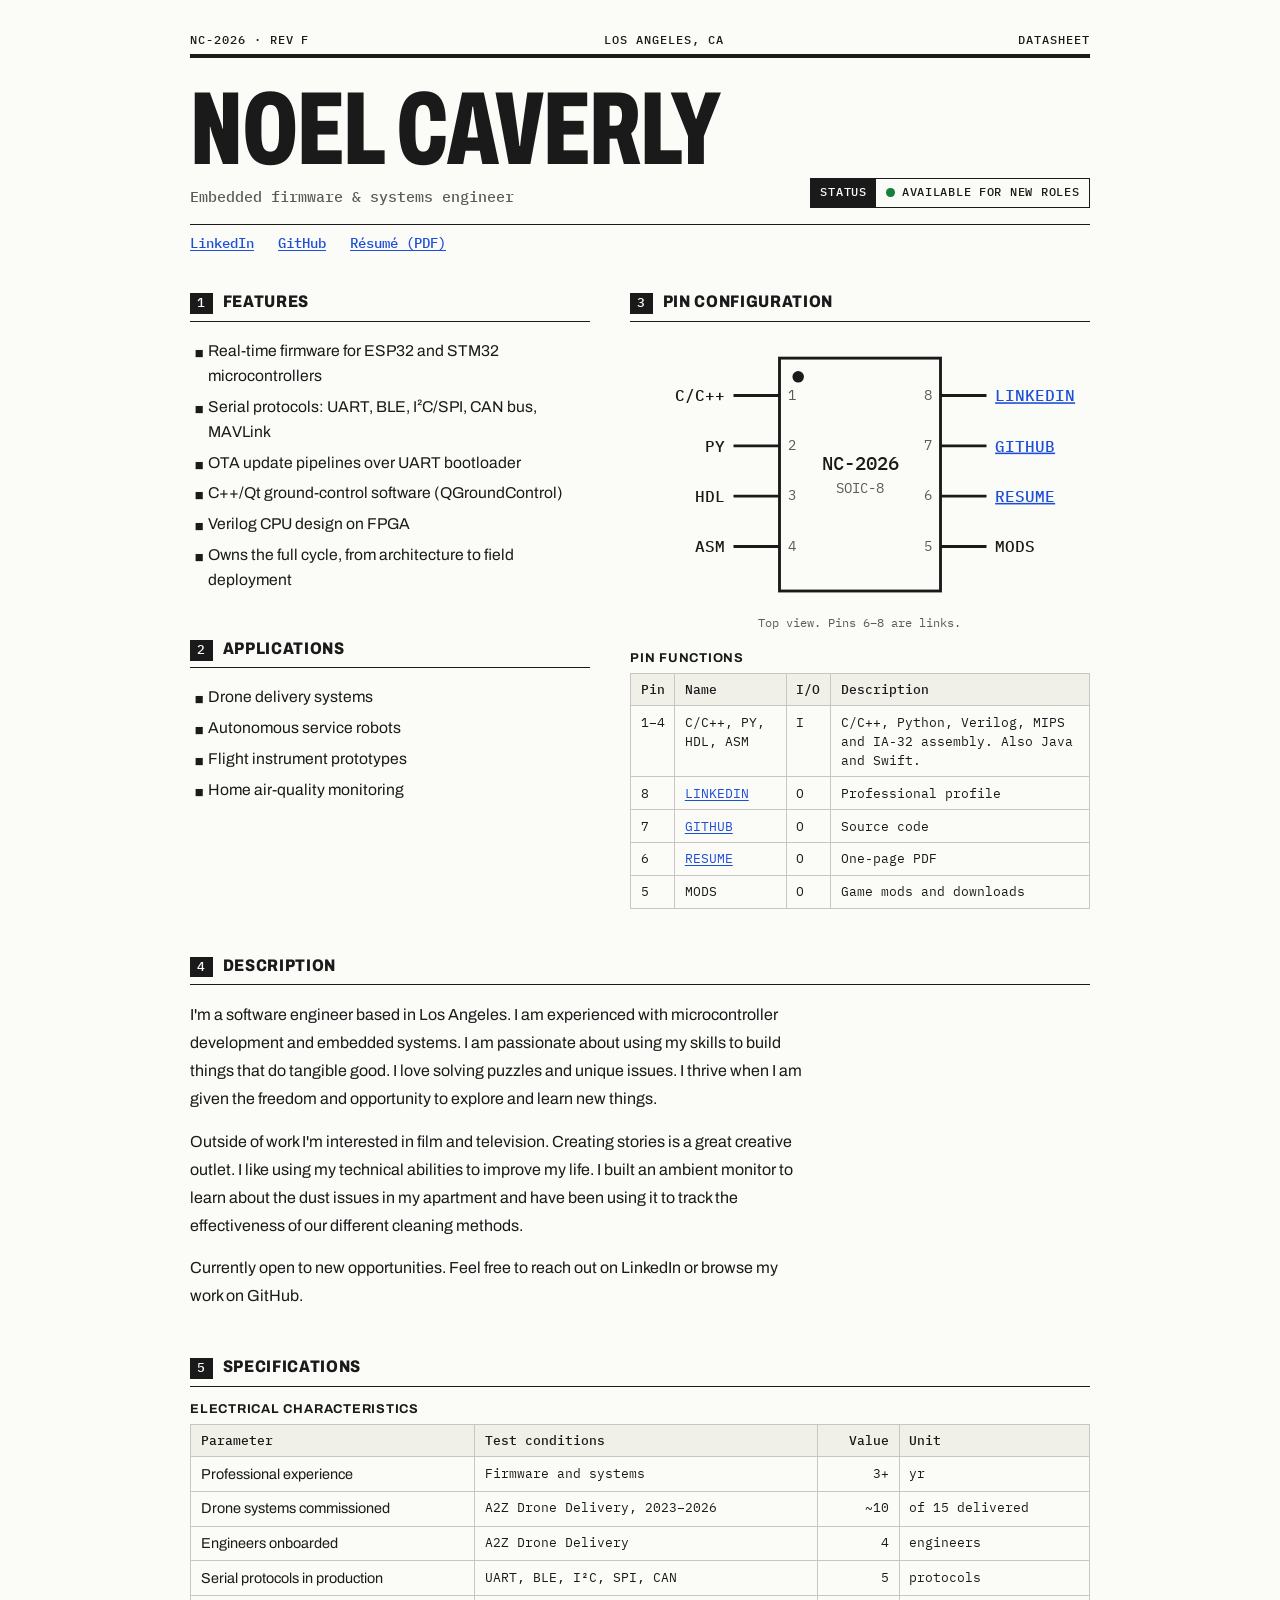
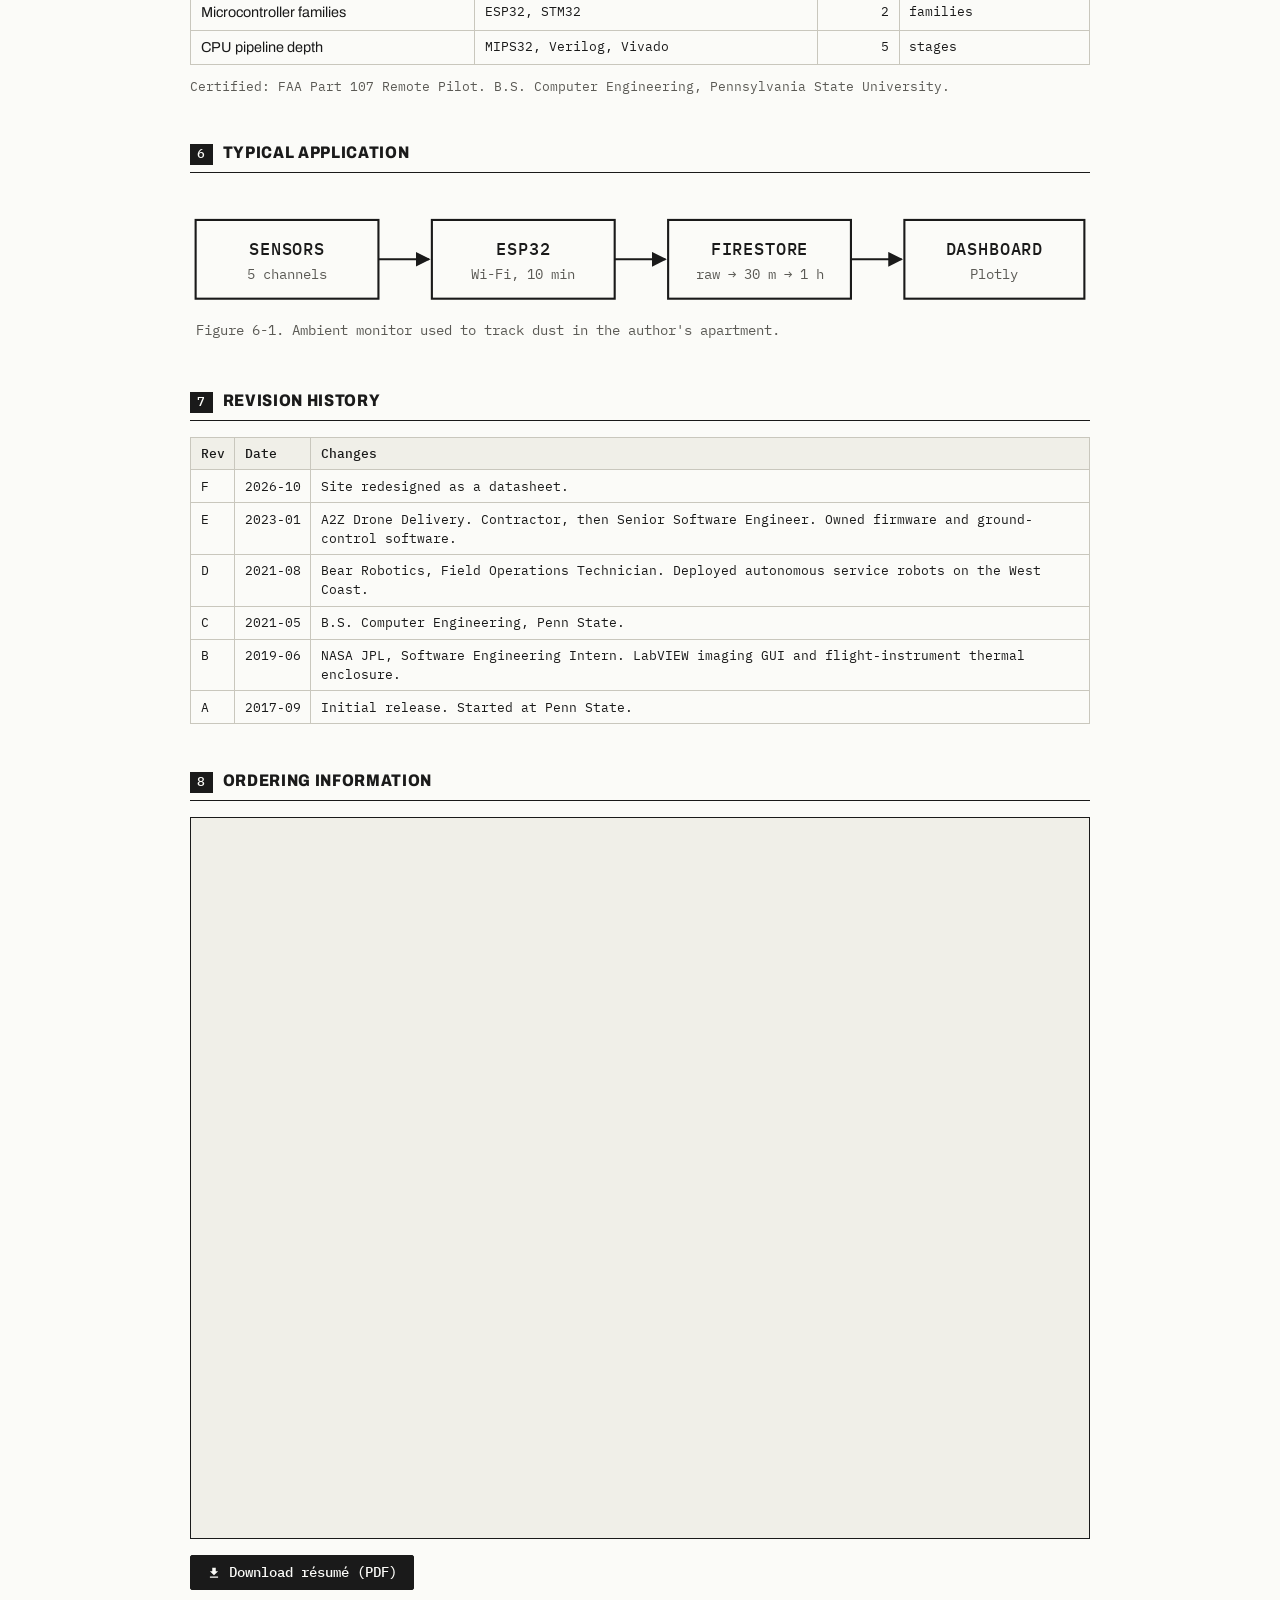
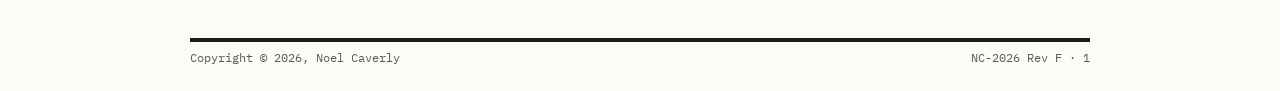
<file: index.html>
<!DOCTYPE html>
<html lang="en">
<head>
  <meta charset="UTF-8" />
  <meta name="viewport" content="width=device-width, initial-scale=1.0" />
  <title>Noel Caverly</title>
  <meta name="description" content="Noel Caverly: embedded firmware and systems engineer in Los Angeles." />
  <link rel="preconnect" href="https://fonts.googleapis.com" />
  <link rel="preconnect" href="https://fonts.gstatic.com" crossorigin />
  <link href="https://fonts.googleapis.com/css2?family=Archivo:wdth,wght@62..125,400..800&family=IBM+Plex+Mono:wght@400;500&display=swap" rel="stylesheet" />
  <link rel="stylesheet" href="/assets/style.css" />
</head>
<body>
<div class="sheet">

  <!-- ── Datasheet header bar ── -->
  <div class="ds-bar">
    <span>NC-2026 &middot; Rev F</span>
    <span>Los Angeles, CA</span>
    <span>Datasheet</span>
  </div>

  <!-- ── Title block ── -->
  <header class="ds-title-block">
    <div>
      <h1 class="ds-title">Noel Caverly</h1>
      <p class="ds-sub">Embedded firmware &amp; systems engineer</p>
    </div>
    <dl class="ds-status">
      <dt>Status</dt>
      <dd><span class="status-dot" aria-hidden="true"></span>Available for new roles</dd>
    </dl>
  </header>

  <nav class="ds-quicklinks" aria-label="Links">
    <a href="https://linkedin.com/in/noelcaverly" target="_blank" rel="noopener">LinkedIn</a>
    <a href="https://github.com/NoelCav" target="_blank" rel="noopener">GitHub</a>
    <a href="/assets/resume.pdf" download>Résumé (PDF)</a>
  </nav>

  <main>

    <div class="ds-cols">
      <div class="ds-stack">
        <!-- ── 1 Features ── -->
        <section>
          <h2 class="ds-h"><span>1</span>Features</h2>
          <ul class="ds-list">
            <li>Real-time firmware for ESP32 and STM32 microcontrollers</li>
            <li>Serial protocols: UART, BLE, I&sup2;C/SPI, CAN bus, MAVLink</li>
            <li>OTA update pipelines over UART bootloader</li>
            <li>C++/Qt ground-control software (QGroundControl)</li>
            <li>Verilog CPU design on FPGA</li>
            <li>Owns the full cycle, from architecture to field deployment</li>
          </ul>
        </section>

        <!-- ── 2 Applications ── -->
        <section>
          <h2 class="ds-h"><span>2</span>Applications</h2>
          <ul class="ds-list">
            <li>Drone delivery systems</li>
            <li>Autonomous service robots</li>
            <li>Flight instrument prototypes</li>
            <li>Home air-quality monitoring</li>
          </ul>
        </section>
      </div>

      <!-- ── 3 Pin configuration ── -->
      <section>
        <h2 class="ds-h"><span>3</span>Pin Configuration</h2>
        <figure class="pinout">
          <svg viewBox="0 0 320 190" role="img" aria-labelledby="pinout-title">
            <title id="pinout-title">Pinout of the NC-2026. Inputs: C/C++, Python, Verilog, Assembly. Outputs: LinkedIn, GitHub, Résumé, Mods.</title>
            <g class="pin-lines">
              <line x1="72" y1="40" x2="104" y2="40"/><line x1="72" y1="75" x2="104" y2="75"/>
              <line x1="72" y1="110" x2="104" y2="110"/><line x1="72" y1="145" x2="104" y2="145"/>
              <line x1="216" y1="40" x2="248" y2="40"/><line x1="216" y1="75" x2="248" y2="75"/>
              <line x1="216" y1="110" x2="248" y2="110"/><line x1="216" y1="145" x2="248" y2="145"/>
            </g>
            <rect class="chip" x="104" y="14" width="112" height="162"/>
            <circle class="chip-dot" cx="117" cy="27" r="4"/>
            <text class="chip-label" x="160" y="92" text-anchor="middle">NC-2026</text>
            <text class="chip-pkg" x="160" y="108" text-anchor="middle">SOIC-8</text>
            <g class="pin-num">
              <text x="110" y="43">1</text><text x="110" y="78">2</text><text x="110" y="113">3</text><text x="110" y="148">4</text>
              <text x="210" y="148" text-anchor="end">5</text><text x="210" y="113" text-anchor="end">6</text>
              <text x="210" y="78" text-anchor="end">7</text><text x="210" y="43" text-anchor="end">8</text>
            </g>
            <g class="pin-name">
              <text x="66" y="44" text-anchor="end">C/C++</text><text x="66" y="79" text-anchor="end">PY</text>
              <text x="66" y="114" text-anchor="end">HDL</text><text x="66" y="149" text-anchor="end">ASM</text>
            </g>
            <g class="pin-link">
              <a href="https://linkedin.com/in/noelcaverly" target="_blank" rel="noopener"><text x="254" y="44">LINKEDIN</text></a>
              <a href="https://github.com/NoelCav" target="_blank" rel="noopener"><text x="254" y="79">GITHUB</text></a>
              <a href="/assets/resume.pdf" download><text x="254" y="114">RESUME</text></a>
            </g>
            <g class="pin-name">
              <text x="254" y="149">MODS</text>
            </g>
          </svg>
          <figcaption>Top view. Pins 6&ndash;8 are links.</figcaption>
        </figure>

        <div class="ds-table-wrap">
          <table class="ds-table">
            <caption>Pin Functions</caption>
            <thead><tr><th>Pin</th><th>Name</th><th>I/O</th><th>Description</th></tr></thead>
            <tbody>
              <tr><td>1&ndash;4</td><td>C/C++, PY, HDL, ASM</td><td>I</td><td>C/C++, Python, Verilog, MIPS and IA-32 assembly. Also Java and Swift.</td></tr>
              <tr><td>8</td><td><a href="https://linkedin.com/in/noelcaverly" target="_blank" rel="noopener">LINKEDIN</a></td><td>O</td><td>Professional profile</td></tr>
              <tr><td>7</td><td><a href="https://github.com/NoelCav" target="_blank" rel="noopener">GITHUB</a></td><td>O</td><td>Source code</td></tr>
              <tr><td>6</td><td><a href="/assets/resume.pdf" download>RESUME</a></td><td>O</td><td>One-page PDF</td></tr>
              <tr><td>5</td><td>MODS</td><td>O</td><td>Game mods and downloads</td></tr>
            </tbody>
          </table>
        </div>
      </section>
    </div>

    <!-- ── 4 Description ── -->
    <section>
      <h2 class="ds-h"><span>4</span>Description</h2>
      <div class="ds-prose">
        <!-- EDIT BLURB HERE -->
        <p>
          I'm a software engineer based in Los Angeles. I am experienced with microcontroller
          development and embedded systems. I am passionate about using my skills to build things
          that do tangible good. I love solving puzzles and unique issues. I thrive when I am
          given the freedom and opportunity to explore and learn new things.
        </p>
        <p>
          Outside of work I'm interested in film and television. Creating stories is a great creative outlet.
          I like using my technical abilities to improve my life. I built an ambient monitor to learn
          about the dust issues in my apartment and have been using it to track the effectiveness of our different
          cleaning methods.
        </p>
        <p>
          Currently open to new opportunities. Feel free to reach out
          on LinkedIn or browse my work on GitHub.
        </p>
        <!-- END BLURB -->
      </div>
    </section>

    <!-- ── 5 Specifications ── -->
    <section>
      <h2 class="ds-h"><span>5</span>Specifications</h2>
      <div class="ds-table-wrap">
        <table class="ds-table ds-specs">
          <caption>Electrical Characteristics</caption>
          <thead><tr><th>Parameter</th><th>Test conditions</th><th class="num">Value</th><th>Unit</th></tr></thead>
          <tbody>
            <tr><td>Professional experience</td><td>Firmware and systems</td><td class="num">3+</td><td>yr</td></tr>
            <tr><td>Drone systems commissioned</td><td>A2Z Drone Delivery, 2023&ndash;2026</td><td class="num">~10</td><td>of 15 delivered</td></tr>
            <tr><td>Engineers onboarded</td><td>A2Z Drone Delivery</td><td class="num">4</td><td>engineers</td></tr>
            <tr><td>Serial protocols in production</td><td>UART, BLE, I&sup2;C, SPI, CAN</td><td class="num">5</td><td>protocols</td></tr>
            <tr><td>Microcontroller families</td><td>ESP32, STM32</td><td class="num">2</td><td>families</td></tr>
            <tr><td>CPU pipeline depth</td><td>MIPS32, Verilog, Vivado</td><td class="num">5</td><td>stages</td></tr>
          </tbody>
        </table>
      </div>
      <p class="ds-note">Certified: FAA Part 107 Remote Pilot. B.S. Computer Engineering, Pennsylvania State University.</p>
    </section>

    <!-- ── 6 Typical application ── -->
    <section>
      <h2 class="ds-h"><span>6</span>Typical Application</h2>
      <figure class="block-diagram">
        <svg viewBox="0 0 640 110" role="img" aria-labelledby="bd-title">
          <title id="bd-title">Ambient monitor signal chain: sensors feed an ESP32, which writes to Firestore, which feeds a web dashboard.</title>
          <defs>
            <marker id="arrow" viewBox="0 0 10 10" refX="9" refY="5" markerWidth="7" markerHeight="7" orient="auto-start-reverse">
              <path class="bd-arrowhead" d="M0,0 L10,5 L0,10 z"/>
            </marker>
          </defs>
          <g class="bd-box">
            <rect x="4" y="22" width="130" height="56"/><rect x="172" y="22" width="130" height="56"/>
            <rect x="340" y="22" width="130" height="56"/><rect x="508" y="22" width="128" height="56"/>
          </g>
          <g class="bd-wire">
            <line x1="134" y1="50" x2="170" y2="50" marker-end="url(#arrow)"/>
            <line x1="302" y1="50" x2="338" y2="50" marker-end="url(#arrow)"/>
            <line x1="470" y1="50" x2="506" y2="50" marker-end="url(#arrow)"/>
          </g>
          <g class="bd-label" text-anchor="middle">
            <text x="69" y="47">SENSORS</text><text x="237" y="47">ESP32</text>
            <text x="405" y="47">FIRESTORE</text><text x="572" y="47">DASHBOARD</text>
          </g>
          <g class="bd-sub" text-anchor="middle">
            <text x="69" y="64">5 channels</text><text x="237" y="64">Wi-Fi, 10 min</text>
            <text x="405" y="64">raw → 30 m → 1 h</text><text x="572" y="64">Plotly</text>
          </g>
          <text class="bd-sub" x="4" y="104">Figure 6-1. Ambient monitor used to track dust in the author's apartment.</text>
        </svg>
      </figure>
    </section>

    <!-- ── 7 Revision history ── -->
    <section>
      <h2 class="ds-h"><span>7</span>Revision History</h2>
      <div class="ds-table-wrap">
        <table class="ds-table ds-revs">
          <thead><tr><th>Rev</th><th>Date</th><th>Changes</th></tr></thead>
          <tbody>
            <tr><td>F</td><td>2026-10</td><td>Site redesigned as a datasheet.</td></tr>
            <tr><td>E</td><td>2023-01</td><td>A2Z Drone Delivery. Contractor, then Senior Software Engineer. Owned firmware and ground-control software.</td></tr>
            <tr><td>D</td><td>2021-08</td><td>Bear Robotics, Field Operations Technician. Deployed autonomous service robots on the West Coast.</td></tr>
            <tr><td>C</td><td>2021-05</td><td>B.S. Computer Engineering, Penn State.</td></tr>
            <tr><td>B</td><td>2019-06</td><td>NASA JPL, Software Engineering Intern. LabVIEW imaging GUI and flight-instrument thermal enclosure.</td></tr>
            <tr><td>A</td><td>2017-09</td><td>Initial release. Started at Penn State.</td></tr>
          </tbody>
        </table>
      </div>
    </section>

    <!-- ── 8 Ordering information ── -->
    <section>
      <h2 class="ds-h"><span>8</span>Ordering Information</h2>
      <div class="resume-frame">
        <iframe src="/assets/resume.pdf" title="Noel Caverly résumé"></iframe>
      </div>
      <a class="ds-btn" href="/assets/resume.pdf" download>
        <svg width="14" height="14" viewBox="0 0 24 24" fill="currentColor" aria-hidden="true"><path d="M5 20h14v-2H5m14-9h-4V3H9v6H5l7 7 7-7Z"/></svg>
        Download résumé (PDF)
      </a>
    </section>

  </main>

  <!-- ── Footer ── -->
  <footer class="ds-footer">
    <span>Copyright &copy; 2026, Noel Caverly</span>
    <span>NC-2026 Rev F &middot; 1</span>
  </footer>

</div>
</body>
</html>
</file>
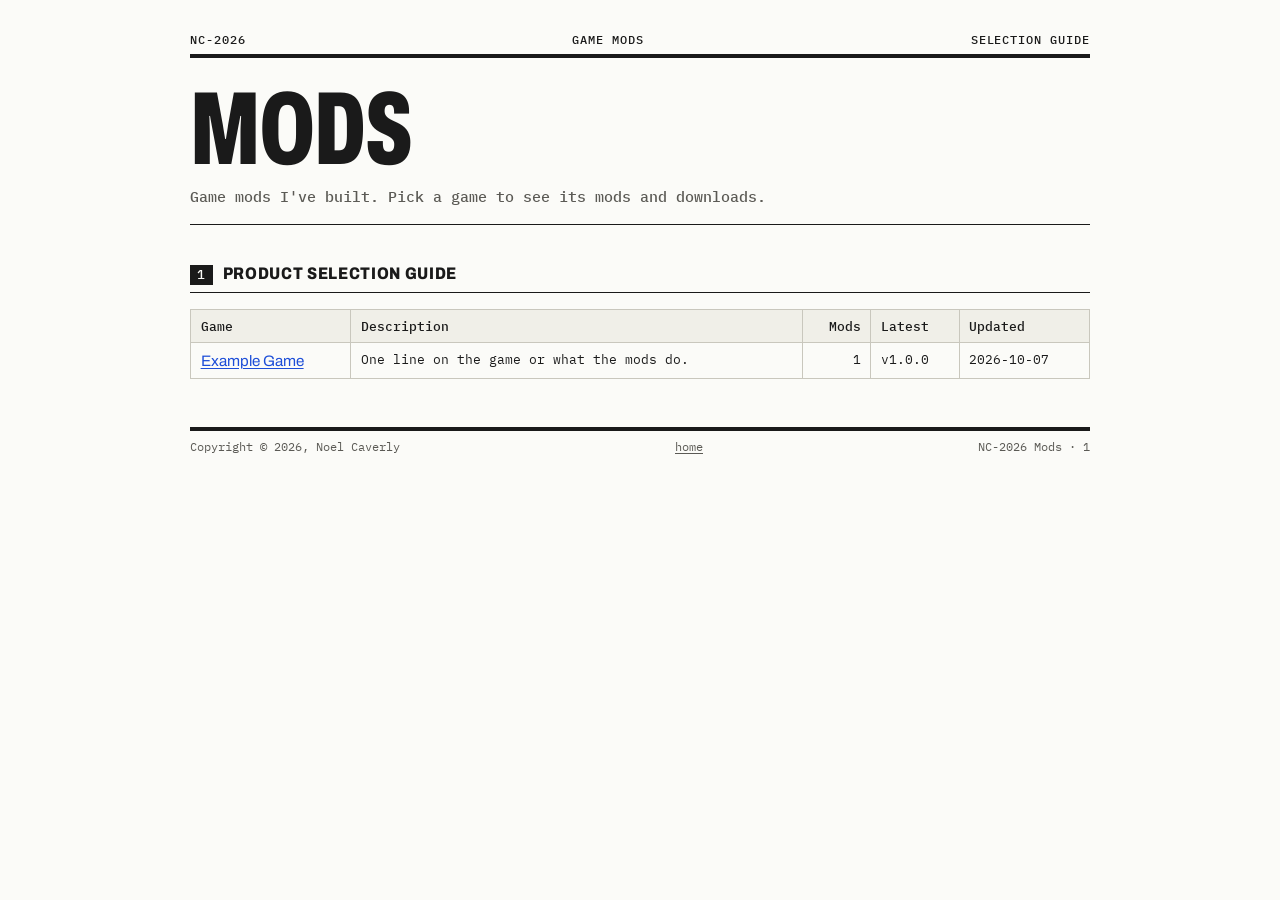
<file: mods/index.html>
<!DOCTYPE html>
<html lang="en">
<head>
  <meta charset="UTF-8" />
  <meta name="viewport" content="width=device-width, initial-scale=1.0" />
  <title>Mods — Noel Caverly</title>
  <link rel="preconnect" href="https://fonts.googleapis.com" />
  <link rel="preconnect" href="https://fonts.gstatic.com" crossorigin />
  <link href="https://fonts.googleapis.com/css2?family=Archivo:wdth,wght@62..125,400..800&family=IBM+Plex+Mono:wght@400;500&display=swap" rel="stylesheet" />
  <link rel="stylesheet" href="/assets/style.css" />
</head>
<body>
<div class="sheet">

  <div class="ds-bar">
    <a href="/">NC-2026</a>
    <span>Game Mods</span>
    <span>Selection Guide</span>
  </div>

  <header class="ds-title-block">
    <div>
      <h1 class="ds-title">Mods</h1>
      <p class="ds-sub">Game mods I've built. Pick a game to see its mods and downloads.</p>
    </div>
  </header>

  <main class="ds-main-top">

    <section>
      <h2 class="ds-h"><span>1</span>Product Selection Guide</h2>
      <!-- One <tr> per game. Each links to /mods/<game-slug>/,
           which is a copy of mods/example-game/index.html. -->
      <div class="ds-table-wrap">
        <table class="ds-table ds-select">
          <thead><tr><th>Game</th><th>Description</th><th class="num">Mods</th><th>Latest</th><th>Updated</th></tr></thead>
          <tbody>
            <tr>
              <td><a href="/mods/example-game/">Example Game</a></td>
              <td>One line on the game or what the mods do.</td>
              <td class="num">1</td>
              <td>v1.0.0</td>
              <td>2026-10-07</td>
            </tr>
          </tbody>
        </table>
      </div>
    </section>

  </main>

  <footer class="ds-footer">
    <span>Copyright &copy; 2026, Noel Caverly</span>
    <a href="/">home</a>
    <span>NC-2026 Mods &middot; 1</span>
  </footer>

</div>
</body>
</html>
</file>
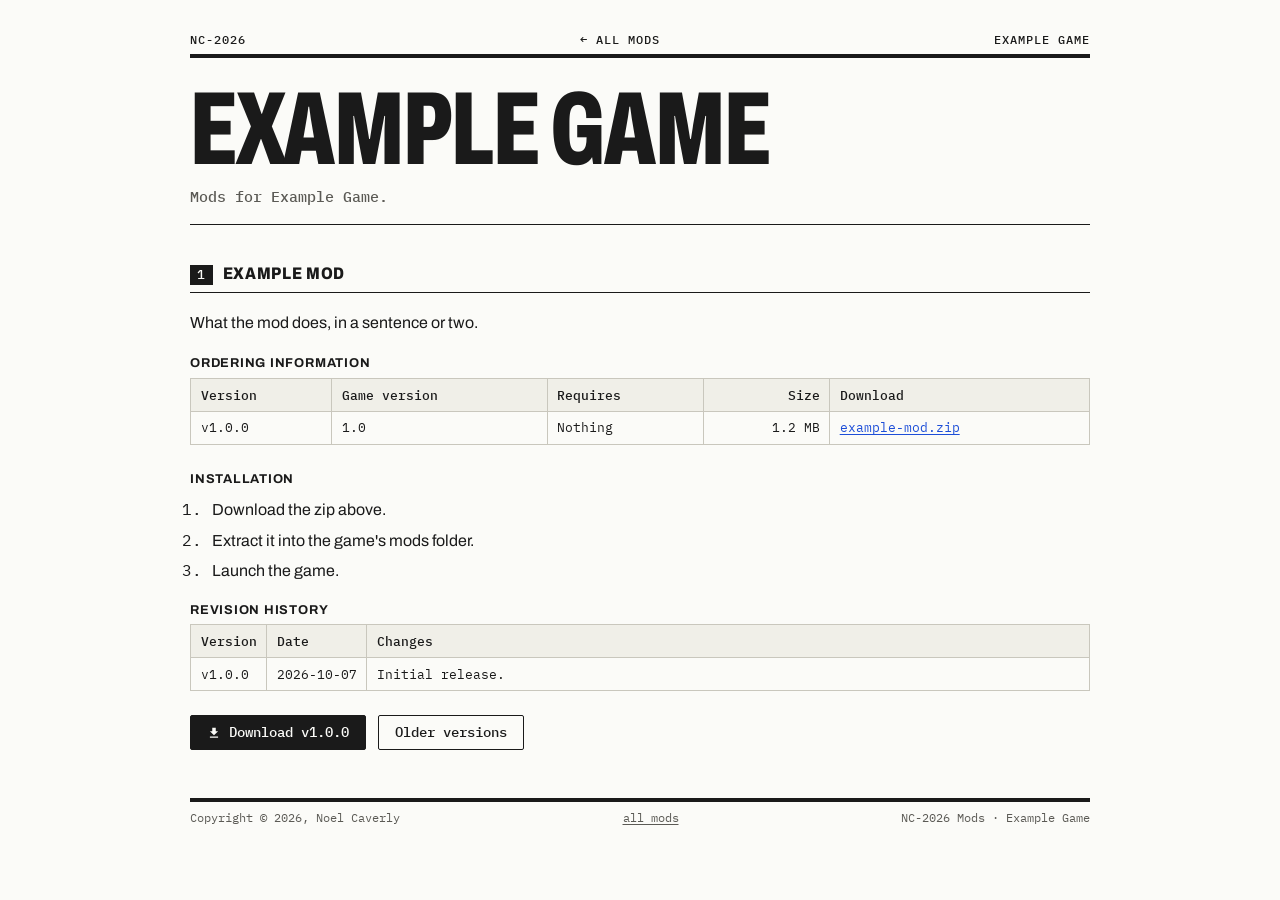
<file: mods/example-game/index.html>
<!DOCTYPE html>
<html lang="en">
<head>
  <meta charset="UTF-8" />
  <meta name="viewport" content="width=device-width, initial-scale=1.0" />
  <title>Example Game Mods — Noel Caverly</title>
  <link rel="preconnect" href="https://fonts.googleapis.com" />
  <link rel="preconnect" href="https://fonts.gstatic.com" crossorigin />
  <link href="https://fonts.googleapis.com/css2?family=Archivo:wdth,wght@62..125,400..800&family=IBM+Plex+Mono:wght@400;500&display=swap" rel="stylesheet" />
  <link rel="stylesheet" href="/assets/style.css" />
</head>
<body>
<div class="sheet">

  <div class="ds-bar">
    <a href="/">NC-2026</a>
    <a href="/mods/">&larr; All mods</a>
    <span>Example Game</span>
  </div>

  <header class="ds-title-block">
    <div>
      <h1 class="ds-title">Example Game</h1>
      <p class="ds-sub">Mods for Example Game.</p>
    </div>
  </header>

  <main class="ds-main-top">

    <!-- ── Mod entry ──
         Copy one <section> per mod and bump the section number.
         Host the files on GitHub Releases (not in this repo) and paste the
         release asset URL into the download links:
         https://github.com/NoelCav/<mods-repo>/releases/download/<tag>/<file> -->
    <section>
      <h2 class="ds-h"><span>1</span>Example Mod</h2>
      <div class="ds-prose">
        <p>What the mod does, in a sentence or two.</p>
      </div>

      <div class="ds-table-wrap ds-gap">
        <table class="ds-table">
          <caption>Ordering Information</caption>
          <thead><tr><th>Version</th><th>Game version</th><th>Requires</th><th class="num">Size</th><th>Download</th></tr></thead>
          <tbody>
            <tr>
              <td>v1.0.0</td><td>1.0</td><td>Nothing</td><td class="num">1.2 MB</td>
              <td><a href="https://github.com/NoelCav/MODS-REPO/releases/download/v1.0.0/example-mod.zip">example-mod.zip</a></td>
            </tr>
          </tbody>
        </table>
      </div>

      <h3 class="ds-h3">Installation</h3>
      <ol class="ds-steps">
        <li>Download the zip above.</li>
        <li>Extract it into the game's mods folder.</li>
        <li>Launch the game.</li>
      </ol>

      <div class="ds-table-wrap ds-gap">
        <table class="ds-table ds-revs">
          <caption>Revision History</caption>
          <thead><tr><th>Version</th><th>Date</th><th>Changes</th></tr></thead>
          <tbody>
            <tr><td>v1.0.0</td><td>2026-10-07</td><td>Initial release.</td></tr>
          </tbody>
        </table>
      </div>

      <div class="ds-actions">
        <a class="ds-btn" href="https://github.com/NoelCav/MODS-REPO/releases/download/v1.0.0/example-mod.zip">
          <svg width="14" height="14" viewBox="0 0 24 24" fill="currentColor" aria-hidden="true"><path d="M5 20h14v-2H5m14-9h-4V3H9v6H5l7 7 7-7Z"/></svg>
          Download v1.0.0
        </a>
        <a class="ds-btn ds-btn-ghost" href="https://github.com/NoelCav/MODS-REPO/releases" target="_blank" rel="noopener">Older versions</a>
      </div>
    </section>

  </main>

  <footer class="ds-footer">
    <span>Copyright &copy; 2026, Noel Caverly</span>
    <a href="/mods/">all mods</a>
    <span>NC-2026 Mods &middot; Example Game</span>
  </footer>

</div>
</body>
</html>
</file>
<file: assets/style.css>
/* ══════════════════════════════════════════
   Theme tokens — "datasheet": paper + ink, one link blue.
   Dark mode inverts to ink paper.
   ══════════════════════════════════════════ */

:root {
  --bg:        #fbfbf8;
  --bg-card:   #f0efe8;
  --fg:        #1a1a1a;
  --fg-dim:    #5b5a55;
  --accent:    #1d4ed8;
  --on-accent: #ffffff;
  --border:    #c9c7bd;
  --rule:      #1a1a1a;
  --ok:        #15803d;
  --error:     #b91c1c;
  --radius:    2px;

  --f-sans: 'Archivo', system-ui, sans-serif;
  --f-mono: 'IBM Plex Mono', ui-monospace, 'Cascadia Mono', Consolas, monospace;
}

@media (prefers-color-scheme: dark) {
  :root {
    --bg:        #141413;
    --bg-card:   #1f1f1d;
    --fg:        #ecebe4;
    --fg-dim:    #a3a197;
    --accent:    #8fb0ff;
    --on-accent: #10131a;
    --border:    #3d3c37;
    --rule:      #ecebe4;
    --ok:        #4ade80;
    --error:     #f87171;
    color-scheme: dark;
  }
}


/* ══════════════════════════════════════════
   Reset & base
   ══════════════════════════════════════════ */

*, *::before, *::after { box-sizing: border-box; margin: 0; padding: 0; }

body {
  font-family: var(--f-sans);
  background: var(--bg);
  color: var(--fg);
  line-height: 1.6;
  min-height: 100dvh;
  -webkit-font-smoothing: antialiased;
}

a { color: var(--accent); text-underline-offset: 2px; }
a:hover { text-decoration-thickness: 2px; }
a:focus-visible { outline: 2px solid var(--accent); outline-offset: 2px; }

::selection { background: var(--fg); color: var(--bg); }


/* ══════════════════════════════════════════
   Sheet (page frame)
   ══════════════════════════════════════════ */

.sheet {
  max-width: 980px;
  margin: 0 auto;
  padding: 2rem 2.5rem 1.5rem;
}

.sheet main {
  display: flex;
  flex-direction: column;
  gap: 2.75rem;
}

.ds-bar {
  display: flex;
  justify-content: space-between;
  flex-wrap: wrap;
  gap: 0.25rem 1rem;
  border-bottom: 4px solid var(--rule);
  padding-bottom: 0.4rem;
  font: 500 0.75rem/1.3 var(--f-mono);
  letter-spacing: 0.08em;
  text-transform: uppercase;
}

.ds-bar a { color: inherit; text-decoration: none; }


/* ══════════════════════════════════════════
   Title block
   ══════════════════════════════════════════ */

.ds-title-block {
  display: flex;
  justify-content: space-between;
  align-items: flex-end;
  flex-wrap: wrap;
  gap: 1rem 2rem;
  padding: 1.75rem 0 1rem;
  border-bottom: 1px solid var(--rule);
}

.ds-title {
  font-weight: 800;
  font-stretch: 62%;
  font-size: clamp(3.4rem, 11vw, 6.5rem);
  line-height: 0.85;
  letter-spacing: -0.01em;
  text-transform: uppercase;
  text-wrap: balance;
}

.ds-sub {
  margin-top: 0.75rem;
  font: 500 0.95rem/1.4 var(--f-mono);
  color: var(--fg-dim);
}

.ds-status {
  font: 500 0.75rem/1.4 var(--f-mono);
  text-transform: uppercase;
  letter-spacing: 0.06em;
  border: 1px solid var(--rule);
  display: grid;
  grid-template-columns: auto auto;
}

.ds-status dt,
.ds-status dd { padding: 0.35rem 0.6rem; }

.ds-status dt { background: var(--rule); color: var(--bg); }

.ds-status dd { display: flex; align-items: center; gap: 0.45rem; }

.status-dot {
  width: 0.55rem;
  height: 0.55rem;
  border-radius: 50%;
  background: var(--ok);
}

.ds-quicklinks {
  display: flex;
  flex-wrap: wrap;
  gap: 0.5rem 1.5rem;
  padding: 0.6rem 0 2.25rem;
  font: 500 0.85rem/1.4 var(--f-mono);
}


/* ══════════════════════════════════════════
   Section headings & body text
   ══════════════════════════════════════════ */

.ds-h {
  display: flex;
  align-items: baseline;
  gap: 0.6rem;
  font-weight: 800;
  font-stretch: 85%;
  font-size: 1.05rem;
  letter-spacing: 0.04em;
  text-transform: uppercase;
  border-bottom: 1px solid var(--rule);
  padding-bottom: 0.3rem;
  margin-bottom: 1rem;
}

.ds-h span {
  font: 500 0.8rem/1 var(--f-mono);
  background: var(--rule);
  color: var(--bg);
  padding: 0.25rem 0.45rem;
}

.ds-cols {
  display: grid;
  grid-template-columns: minmax(0, 1fr) minmax(0, 1.15fr);
  gap: 2.75rem 2.5rem;
}

.ds-stack {
  display: flex;
  flex-direction: column;
  gap: 2.75rem;
}

.ds-list {
  padding-left: 1.1rem;
  display: grid;
  gap: 0.35rem;
  font-size: 0.98rem;
}

.ds-list li::marker { content: '■  '; font-size: 0.6em; }

.ds-prose {
  display: grid;
  gap: 0.9rem;
  max-width: 68ch;
  font-size: 1rem;
  line-height: 1.75;
}

.ds-note {
  margin-top: 0.75rem;
  font: 0.8rem/1.5 var(--f-mono);
  color: var(--fg-dim);
}


/* ══════════════════════════════════════════
   Tables
   ══════════════════════════════════════════ */

.ds-table-wrap { overflow-x: auto; }

.ds-table {
  width: 100%;
  border-collapse: collapse;
  font: 0.82rem/1.45 var(--f-mono);
  font-variant-numeric: tabular-nums;
}

.ds-table caption {
  text-align: left;
  font: 700 0.8rem/1 var(--f-sans);
  letter-spacing: 0.06em;
  text-transform: uppercase;
  padding: 0 0 0.5rem;
}

.ds-table th,
.ds-table td {
  border: 1px solid var(--border);
  padding: 0.4rem 0.6rem;
  text-align: left;
  vertical-align: top;
}

.ds-table th {
  background: var(--bg-card);
  font-weight: 500;
  white-space: nowrap;
}

.ds-table .num { text-align: right; white-space: nowrap; }

.ds-specs td:first-child { font-family: var(--f-sans); font-size: 0.9rem; }

.ds-revs td:nth-child(-n+2) { white-space: nowrap; }
.ds-revs th:last-child { width: 100%; }

.pinout + .ds-table-wrap { margin-top: 1.25rem; }


/* ══════════════════════════════════════════
   Figures (pinout + block diagram)
   ══════════════════════════════════════════ */

.pinout svg,
.block-diagram svg {
  display: block;
  width: 100%;
  height: auto;
  font-family: var(--f-mono);
}

.block-diagram { overflow-x: auto; }
.block-diagram svg { min-width: 520px; }

.pinout figcaption {
  font: 0.75rem/1.4 var(--f-mono);
  color: var(--fg-dim);
  text-align: center;
  margin-top: 0.25rem;
}

.chip        { fill: var(--bg); stroke: var(--rule); stroke-width: 2; }
.chip-dot    { fill: var(--rule); }
.chip-label  { fill: var(--fg); font-size: 13px; font-weight: 500; }
.chip-pkg    { fill: var(--fg-dim); font-size: 10px; }
.pin-lines   { stroke: var(--rule); stroke-width: 2; }
.pin-num     { fill: var(--fg-dim); font-size: 10px; }
.pin-name    { fill: var(--fg); font-size: 11px; font-weight: 500; }
.pin-link    { fill: var(--accent); font-size: 11px; font-weight: 500; text-decoration: underline; }
.pin-link a:hover text,
.pin-link a:focus text { fill: var(--fg); }

.bd-box rect      { fill: var(--bg); stroke: var(--rule); stroke-width: 1.5; }
.bd-wire line     { stroke: var(--rule); stroke-width: 1.5; }
.bd-arrowhead     { fill: var(--rule); }
.bd-label         { fill: var(--fg); font-size: 12px; font-weight: 500; letter-spacing: 0.05em; }
.bd-sub           { fill: var(--fg-dim); font-size: 10px; }


/* ══════════════════════════════════════════
   Buttons
   ══════════════════════════════════════════ */

.ds-btn {
  display: inline-flex;
  align-items: center;
  gap: 0.5rem;
  padding: 0.6rem 1rem;
  background: var(--rule);
  color: var(--bg);
  border: 1px solid var(--rule);
  border-radius: var(--radius);
  font: 500 0.85rem/1 var(--f-mono);
  text-decoration: none;
  transition: background 0.15s, color 0.15s;
}

.ds-btn:hover { background: var(--bg); color: var(--fg); }

.ds-btn-ghost { background: transparent; color: var(--fg); }
.ds-btn-ghost:hover { background: var(--rule); color: var(--bg); }


/* ══════════════════════════════════════════
   Résumé embed
   ══════════════════════════════════════════ */

.resume-frame {
  border: 1px solid var(--rule);
  margin-bottom: 1rem;
  background: var(--bg-card);
}

.resume-frame iframe {
  display: block;
  width: 100%;
  height: 720px;
  border: none;
}


/* ══════════════════════════════════════════
   Mods pages
   ══════════════════════════════════════════ */

.ds-main-top { padding-top: 2.25rem; }

.ds-select td:first-child { font-family: var(--f-sans); font-size: 0.95rem; white-space: nowrap; }

.ds-gap { margin-top: 1.25rem; }

.ds-h3 {
  font-weight: 700;
  font-size: 0.8rem;
  letter-spacing: 0.06em;
  text-transform: uppercase;
  margin: 1.5rem 0 0.5rem;
}

.ds-steps {
  padding-left: 1.4rem;
  display: grid;
  gap: 0.3rem;
}

.ds-steps li::marker { font-family: var(--f-mono); }

.ds-actions {
  display: flex;
  flex-wrap: wrap;
  gap: 0.75rem;
  margin-top: 1.5rem;
}


/* ══════════════════════════════════════════
   Footer
   ══════════════════════════════════════════ */

.ds-footer {
  margin-top: 3rem;
  padding-top: 0.5rem;
  border-top: 4px solid var(--rule);
  display: flex;
  justify-content: space-between;
  flex-wrap: wrap;
  gap: 0.5rem 1rem;
  font: 0.75rem/1.4 var(--f-mono);
  color: var(--fg-dim);
}

.ds-footer a { color: var(--fg-dim); }
.ds-footer a:hover { color: var(--fg); }


/* ══════════════════════════════════════════
   Responsive
   ══════════════════════════════════════════ */

@media (max-width: 760px) {
  .sheet { padding: 1.25rem 1rem 1rem; }
  .ds-cols { grid-template-columns: 1fr; }
  .resume-frame iframe { height: 480px; }
}

@media (prefers-reduced-motion: reduce) {
  * { transition: none !important; }
}
</file>
